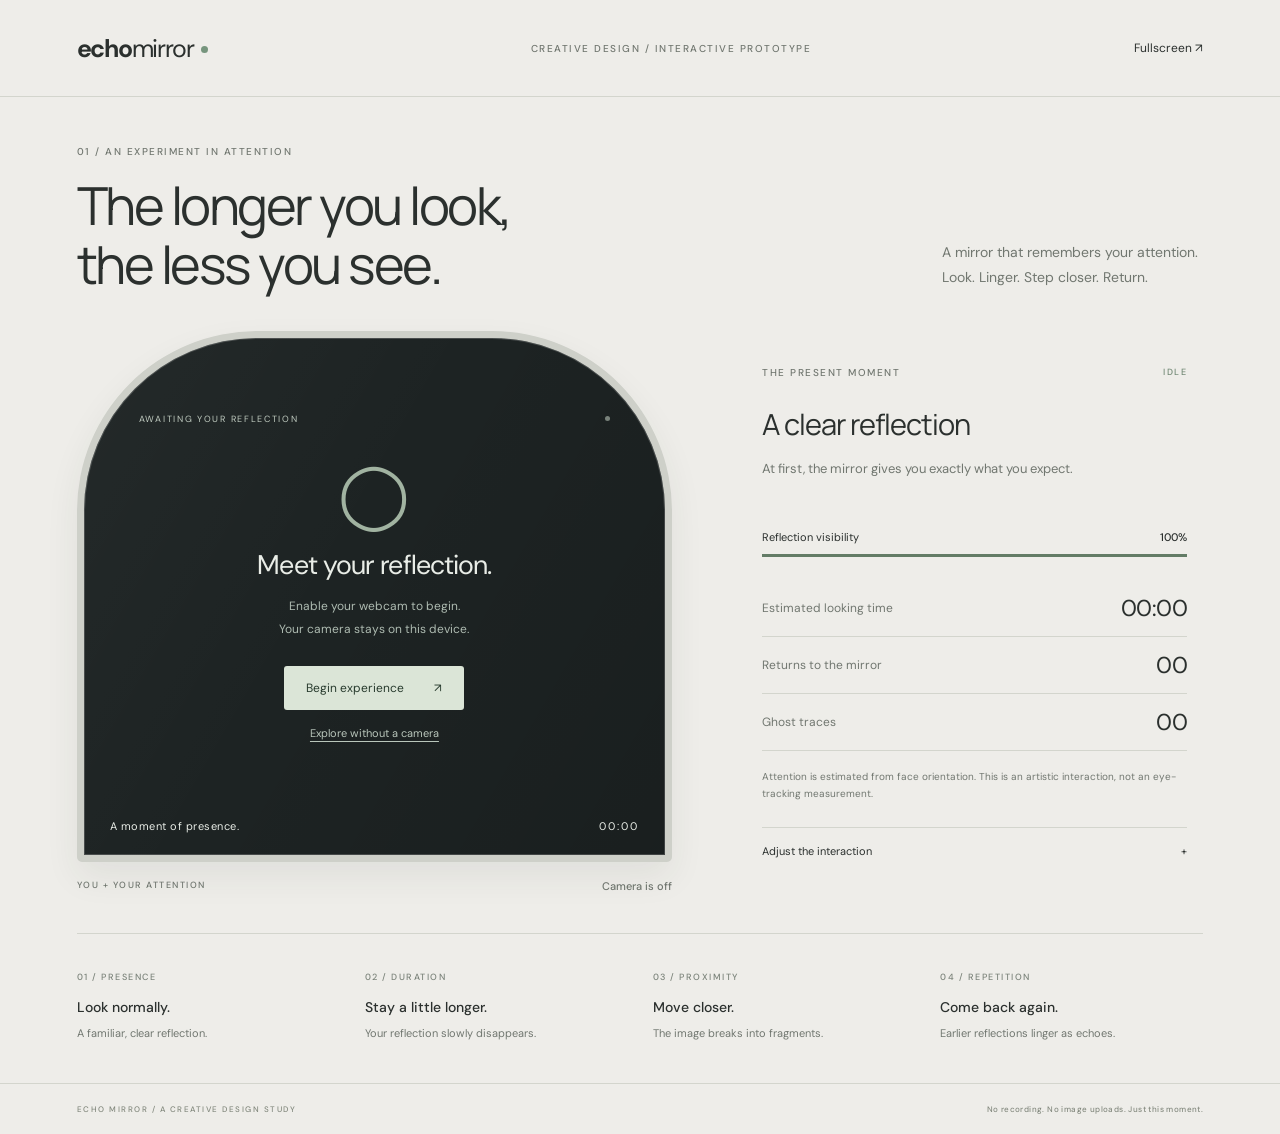
<file: index.html>
<!doctype html>
<html lang="en">
<head>
  <meta charset="utf-8"><meta name="viewport" content="width=device-width, initial-scale=1">
  <meta name="theme-color" content="#eeede9">
  <title>Echo Mirror — an experiment in attention</title>
  <link rel="stylesheet" href="style.css">
</head>
<body>
  <header><a class="wordmark" href="./">echo<span>mirror</span><i></i></a><span class="course">CREATIVE DESIGN / INTERACTIVE PROTOTYPE</span><button id="fullscreen" class="text-button">Fullscreen ↗</button></header>
  <main>
    <section class="intro"><div class="eyebrow">01 / AN EXPERIMENT IN ATTENTION</div><h1>The longer you look,<br>the less you see.</h1><p>A mirror that remembers your attention.<br>Look. Linger. Step closer. Return.</p></section>
    <section class="experience" aria-label="Interactive mirror">
      <div class="mirror-wrap"><div class="mirror" id="mirror"><canvas id="reflection" aria-label="Live mirrored camera or illustrated demo reflection"></canvas><div class="mirror-grain"></div><div class="mirror-top"><span id="mode-label">AWAITING YOUR REFLECTION</span><span class="dot" id="live-dot"></span></div><div class="welcome" id="welcome"><span class="mirror-symbol">◯</span><h2>Meet your reflection.</h2><p>Enable your webcam to begin.<br>Your camera stays on this device.</p><button class="primary" id="start">Begin experience <span>↗</span></button><button class="demo-link" id="demo">Explore without a camera</button></div><div class="mirror-bottom"><span id="state-label">A moment of presence.</span><span id="streak">00:00</span></div></div><div class="mirror-caption"><span>YOU + YOUR ATTENTION</span><span id="tracking-status" role="status">Camera is off</span></div></div>
      <aside class="panel"><div class="panel-heading"><span class="eyebrow">THE PRESENT MOMENT</span><span id="session-indicator">IDLE</span></div><h2 id="effect-title">A clear reflection</h2><p id="effect-copy">At first, the mirror gives you exactly what you expect.</p><div class="meter-label"><span>Reflection visibility</span><strong id="visibility">100%</strong></div><div class="meter"><div id="visibility-bar"></div></div><div class="stats"><div><span>Estimated looking time</span><strong id="total">00:00</strong></div><div><span>Returns to the mirror</span><strong id="checks">00</strong></div><div><span>Ghost traces</span><strong id="ghosts">00</strong></div></div><p class="quiet">Attention is estimated from face orientation. This is an artistic interaction, not an eye-tracking measurement.</p><div class="session-controls" id="session-controls" hidden><button class="secondary" id="calibrate">Recalibrate distance</button><button class="text-button" id="end">End &amp; reflect ↗</button></div><div class="demo-controls" id="demo-controls" hidden><div class="eyebrow">ILLUSTRATED DEMO / SIMULATED INPUT</div><label><input type="checkbox" id="demo-attention" checked> Looking at the mirror</label><label><input type="checkbox" id="demo-close"> Moving closer</label><p class="quiet">Uncheck looking for two seconds, then return to leave a trace.</p></div><details><summary>Adjust the interaction <span>+</span></summary><label class="range-label" for="fade-start">Fade begins after <output id="fade-output">6</output>s</label><input id="fade-start" type="range" min="2" max="15" value="6"><label class="range-label" for="close-ratio">Closeness sensitivity <output id="close-output">1.35</output>×</label><input id="close-ratio" type="range" min="1.15" max="1.8" step="0.05" value="1.35"><p class="quiet">Stand at your normal distance during calibration. A lower ratio fragments the mirror sooner.</p></details><p class="error" id="error" role="alert" hidden></p></aside>
    </section>
    <section class="behaviors" aria-label="How the mirror responds"><article><span>01 / PRESENCE</span><h3>Look normally.</h3><p>A familiar, clear reflection.</p></article><article><span>02 / DURATION</span><h3>Stay a little longer.</h3><p>Your reflection slowly disappears.</p></article><article><span>03 / PROXIMITY</span><h3>Move closer.</h3><p>The image breaks into fragments.</p></article><article><span>04 / REPETITION</span><h3>Come back again.</h3><p>Earlier reflections linger as echoes.</p></article></section>
  </main>
  <footer><span>ECHO MIRROR / A CREATIVE DESIGN STUDY</span><span>No recording. No image uploads. Just this moment.</span></footer>
  <video id="camera" autoplay playsinline muted hidden></video>
  <dialog id="summary"><form method="dialog"><span class="eyebrow">YOUR SESSION / <span id="summary-mode"></span></span><h2>A moment,<br>reflected back.</h2><p>You spent <strong id="summary-time"></strong> facing the mirror.</p><div class="summary-stats"><div><span>Longest look</span><strong id="summary-longest"></strong></div><div><span>Returns</span><strong id="summary-checks"></strong></div><div><span>Session length</span><strong id="summary-length"></strong></div></div><p class="quiet">What were you looking for? How did it feel when your reflection began to disappear?</p><p class="quiet">Looking time is an estimate from face orientation, not measured eye gaze.</p><div class="dialog-actions"><button type="button" class="secondary" id="download">Save session data</button><button class="primary">Close reflection ↗</button></div></form></dialog>
  <script type="module" src="app.js"></script>
</body>
</html>
</file>
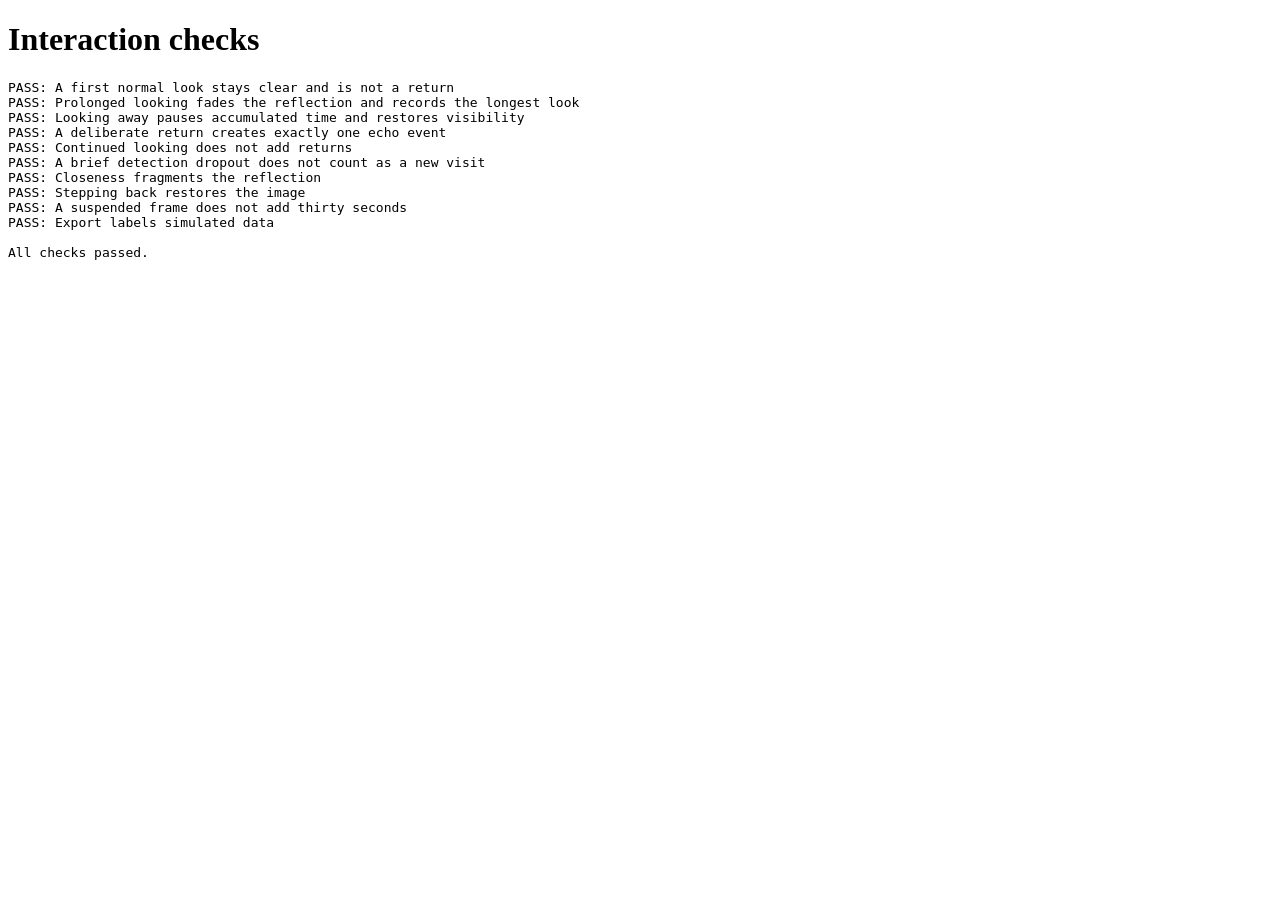
<file: tests.html>
<!doctype html><html lang="en"><meta charset="utf-8"><title>Echo Mirror interaction checks</title><body><h1>Interaction checks</h1><pre id="results">Running…</pre><script type="module">
import { AttentionSession } from './engine.js';
const results = [], assert = (condition, text) => { if (!condition) throw new Error(text); results.push('PASS: ' + text); };
const advance = (s, seconds, attentive, proximity = 0) => { let result; for (let i = 0; i < seconds * 10; i++) result = s.update(.1, attentive, proximity); return result; };
try {
  const s = new AttentionSession();
  advance(s, 4, true); assert(s.visibility > .99 && s.returns === 0, 'A first normal look stays clear and is not a return');
  advance(s, 16, true); assert(s.visibility < .15 && s.longest > 19, 'Prolonged looking fades the reflection and records the longest look');
  const total = s.total; advance(s, 2, false); assert(s.total === total && s.streak === 0 && s.visibility > .9, 'Looking away pauses accumulated time and restores visibility');
  const returned = advance(s, .6, true); assert(s.returns === 1 && returned.returned, 'A deliberate return creates exactly one echo event');
  advance(s, 1, true); assert(s.returns === 1, 'Continued looking does not add returns');
  advance(s, .3, false); advance(s, 1, true); assert(s.returns === 1, 'A brief detection dropout does not count as a new visit');
  advance(s, 2, true, 1); assert(s.fragmentation > .9, 'Closeness fragments the reflection');
  advance(s, 2, true, 0); assert(s.fragmentation < .01, 'Stepping back restores the image');
  const before = s.elapsed; s.update(30, false); assert(s.elapsed - before <= .251, 'A suspended frame does not add thirty seconds');
  assert(s.summary('demo').mode === 'demo', 'Export labels simulated data');
  document.getElementById('results').textContent = results.join('\n') + '\n\nAll checks passed.';
} catch (error) { document.getElementById('results').textContent = results.join('\n') + '\nFAIL: ' + error.message; }
</script></body></html>
</file>
<file: style.css>
@import url('https://fonts.googleapis.com/css2?family=DM+Sans:wght@400;450;500;600;700&family=Manrope:wght@400;500;600&display=swap');
:root{font-family:'DM Sans',sans-serif;color:#2b302e;background:#eeede9;font-synthesis:none;--muted:#717770;--line:#d3d5cd;--accent:#455c4f}*{box-sizing:border-box}body{margin:0}button,input{font:inherit}button{cursor:pointer}button:disabled{cursor:wait;opacity:.5}button:focus-visible,a:focus-visible,summary:focus-visible,input:focus-visible{outline:2px solid #587d65;outline-offset:5px}header,main,footer{max-width:1400px;margin:auto}header{padding:30px 6%;display:flex;align-items:center;justify-content:space-between;border-bottom:1px solid var(--line)}.wordmark{text-decoration:none;color:inherit;font-size:25px;letter-spacing:-1.3px;font-weight:700;display:flex;align-items:center}.wordmark span{font-weight:400}.wordmark i{width:7px;height:7px;border-radius:50%;background:#76957d;margin:3px 0 0 7px}.course,.eyebrow,.mirror-caption,.behaviors article>span,footer,.panel-heading>span:last-child{font-size:10px;letter-spacing:1.5px;font-weight:500}.course{color:var(--muted)}.text-button{background:none;border:0;color:inherit;font-size:12px;padding:10px 0}.intro{padding:48px 6% 36px;display:grid;grid-template-columns:1fr 1fr;align-items:end;gap:18px}.eyebrow{color:var(--muted)}.intro .eyebrow{grid-column:1/-1}h1{font-family:Manrope,sans-serif;font-weight:400;font-size:clamp(34px,4.1vw,57px);letter-spacing:-2.5px;line-height:1.13;margin:0}.intro>p{justify-self:end;font-size:14px;line-height:1.8;color:var(--muted);margin:0 5px 4px 0}.experience{padding:0 6% 40px;display:grid;grid-template-columns:1.35fr 1fr;gap:8%;align-items:center}.mirror-wrap{max-width:680px}.mirror{position:relative;aspect-ratio:1.12;background:#1d2323;border:7px solid #ced0c9;border-radius:180px 180px 5px 5px;overflow:hidden;box-shadow:0 15px 35px #28342912,inset 0 0 0 1px #ffffff30;color:#e9ede7}.mirror canvas{width:100%;height:100%;display:block}.mirror-grain{position:absolute;inset:0;pointer-events:none;background:linear-gradient(120deg,#ffffff08,transparent 45%,#00000020)}.mirror-top,.mirror-bottom{position:absolute;left:26px;right:26px;display:flex;justify-content:space-between;align-items:center;font-size:9px;letter-spacing:1.7px}.mirror-top{top:75px;left:55px;right:55px;color:#c0cbc0}.dot{width:5px;height:5px;border-radius:50%;background:#79827b}.dot.active{background:#bfd7be;box-shadow:0 0 10px #bcdcb577}.mirror-bottom{bottom:22px;letter-spacing:.5px;font-size:11px}.mirror-bottom #streak{font-variant-numeric:tabular-nums;letter-spacing:2px}.welcome{position:absolute;inset:15% 0 10%;display:flex;flex-direction:column;align-items:center;justify-content:center;text-align:center}.mirror-symbol{font-size:64px;color:#a1b3a1;font-weight:400;line-height:1}.welcome h2{font-weight:400;font-size:27px;letter-spacing:-.9px;margin:20px 0 0}.welcome p{font-size:12px;line-height:1.9;color:#aebbb1;margin:13px 0 25px}.primary{display:flex;justify-content:space-between;gap:30px;align-items:center;background:#dbe5d7;color:#283b2e;border:0;border-radius:3px;padding:14px 22px;font-size:12px}.demo-link{background:none;border:0;color:#b9c6bb;text-decoration:underline;text-underline-offset:4px;font-size:11px;padding:16px}.mirror-caption{display:flex;justify-content:space-between;margin-top:17px;color:var(--muted);font-size:9px}.mirror-caption span:last-child{letter-spacing:0;font-size:11px}.panel{max-width:425px;padding:15px 0}.panel-heading{display:flex;align-items:center;justify-content:space-between}.panel-heading>span:last-child{color:#718874;font-size:9px}.panel h2{font-family:Manrope,sans-serif;font-size:29px;font-weight:400;letter-spacing:-1px;margin:25px 0 12px}.panel>p{font-size:13px;line-height:1.8;color:var(--muted);min-height:46px}.meter-label{display:flex;justify-content:space-between;font-size:11px;margin:27px 0 10px}.meter-label strong{font-weight:500}.meter{height:3px;background:#d5d8d0}.meter>div{height:100%;background:#637c66;width:100%;transition:width .2s}.stats{margin-top:23px}.stats>div{padding:13px 0;border-bottom:1px solid var(--line);display:flex;align-items:center;justify-content:space-between}.stats span{font-size:12px;color:var(--muted)}.stats strong{font-size:23px;font-weight:400;letter-spacing:-.5px;font-variant-numeric:tabular-nums}.quiet{font-size:10px!important;line-height:1.7!important;color:var(--muted);min-height:0!important}.panel>.quiet{margin-top:17px}.session-controls{display:flex;align-items:center;justify-content:space-between;margin-top:20px;gap:10px}.secondary{background:none;border:1px solid #bcc3b8;border-radius:3px;color:#3e5344;padding:11px 13px;font-size:11px}details{margin-top:25px;border-top:1px solid var(--line);padding-top:16px}summary{font-size:11px;cursor:pointer;list-style:none;display:flex;justify-content:space-between}summary::-webkit-details-marker{display:none}.range-label{display:block;font-size:11px;margin-top:18px}.range-label output{float:none;margin-left:6px}input[type=range]{width:100%;accent-color:#607b66;margin:12px 0 0}.demo-controls{border:1px dashed #adb8aa;padding:15px;margin-top:18px}.demo-controls label{display:block;font-size:12px;margin-top:14px}input[type=checkbox]{accent-color:#607b66}.error{background:#eee0d9;color:#7a3c25!important;padding:13px;border-radius:3px}.behaviors{margin:0 6%;border-top:1px solid var(--line);padding:30px 0 40px;display:grid;grid-template-columns:repeat(4,1fr);gap:25px}.behaviors article>span{color:#7b837a;font-size:9px}.behaviors h3{font-weight:500;font-size:14px;margin:13px 0 8px}.behaviors p{font-size:11px;color:var(--muted);margin:0;line-height:1.7}footer{padding:20px 6%;border-top:1px solid var(--line);display:flex;justify-content:space-between;color:#83897e;font-size:8px}footer span:last-child{letter-spacing:.4px}dialog{border:1px solid #d6dace;background:#eeede9;color:#2b302e;border-radius:8px;padding:40px;width:min(520px,90vw)}dialog::backdrop{background:#16201999;backdrop-filter:blur(5px)}dialog h2{font-family:Manrope,sans-serif;font-weight:400;font-size:40px;letter-spacing:-1.8px;margin:25px 0}dialog p{font-size:14px;line-height:1.7}.summary-stats{display:grid;grid-template-columns:repeat(3,1fr);gap:12px;border-top:1px solid var(--line);border-bottom:1px solid var(--line);padding:20px 0;margin:23px 0}.summary-stats span{font-size:10px;display:block;color:var(--muted)}.summary-stats strong{display:block;font-size:23px;font-weight:400;margin-top:8px}.dialog-actions{display:flex;justify-content:space-between;gap:12px;margin-top:25px}[hidden]{display:none!important}@media(min-width:1500px){.mirror{aspect-ratio:1.2}}@media(max-width:800px){header{padding:22px 6%}.course{display:none}.intro{padding-top:32px;grid-template-columns:1fr}.intro>p{justify-self:start;font-size:12px}h1{letter-spacing:-1.5px}.experience{grid-template-columns:1fr;gap:25px}.mirror-wrap{width:100%;max-width:550px;margin:auto}.panel{max-width:none}.behaviors{grid-template-columns:1fr 1fr;gap:25px}.mirror-top{top:55px;font-size:8px}.welcome h2{font-size:24px}.mirror-symbol{font-size:45px}footer{gap:20px;line-height:1.8}dialog{padding:25px}.dialog-actions{flex-wrap:wrap}}@media(prefers-reduced-motion:reduce){*{transition:none!important}}
</file>
